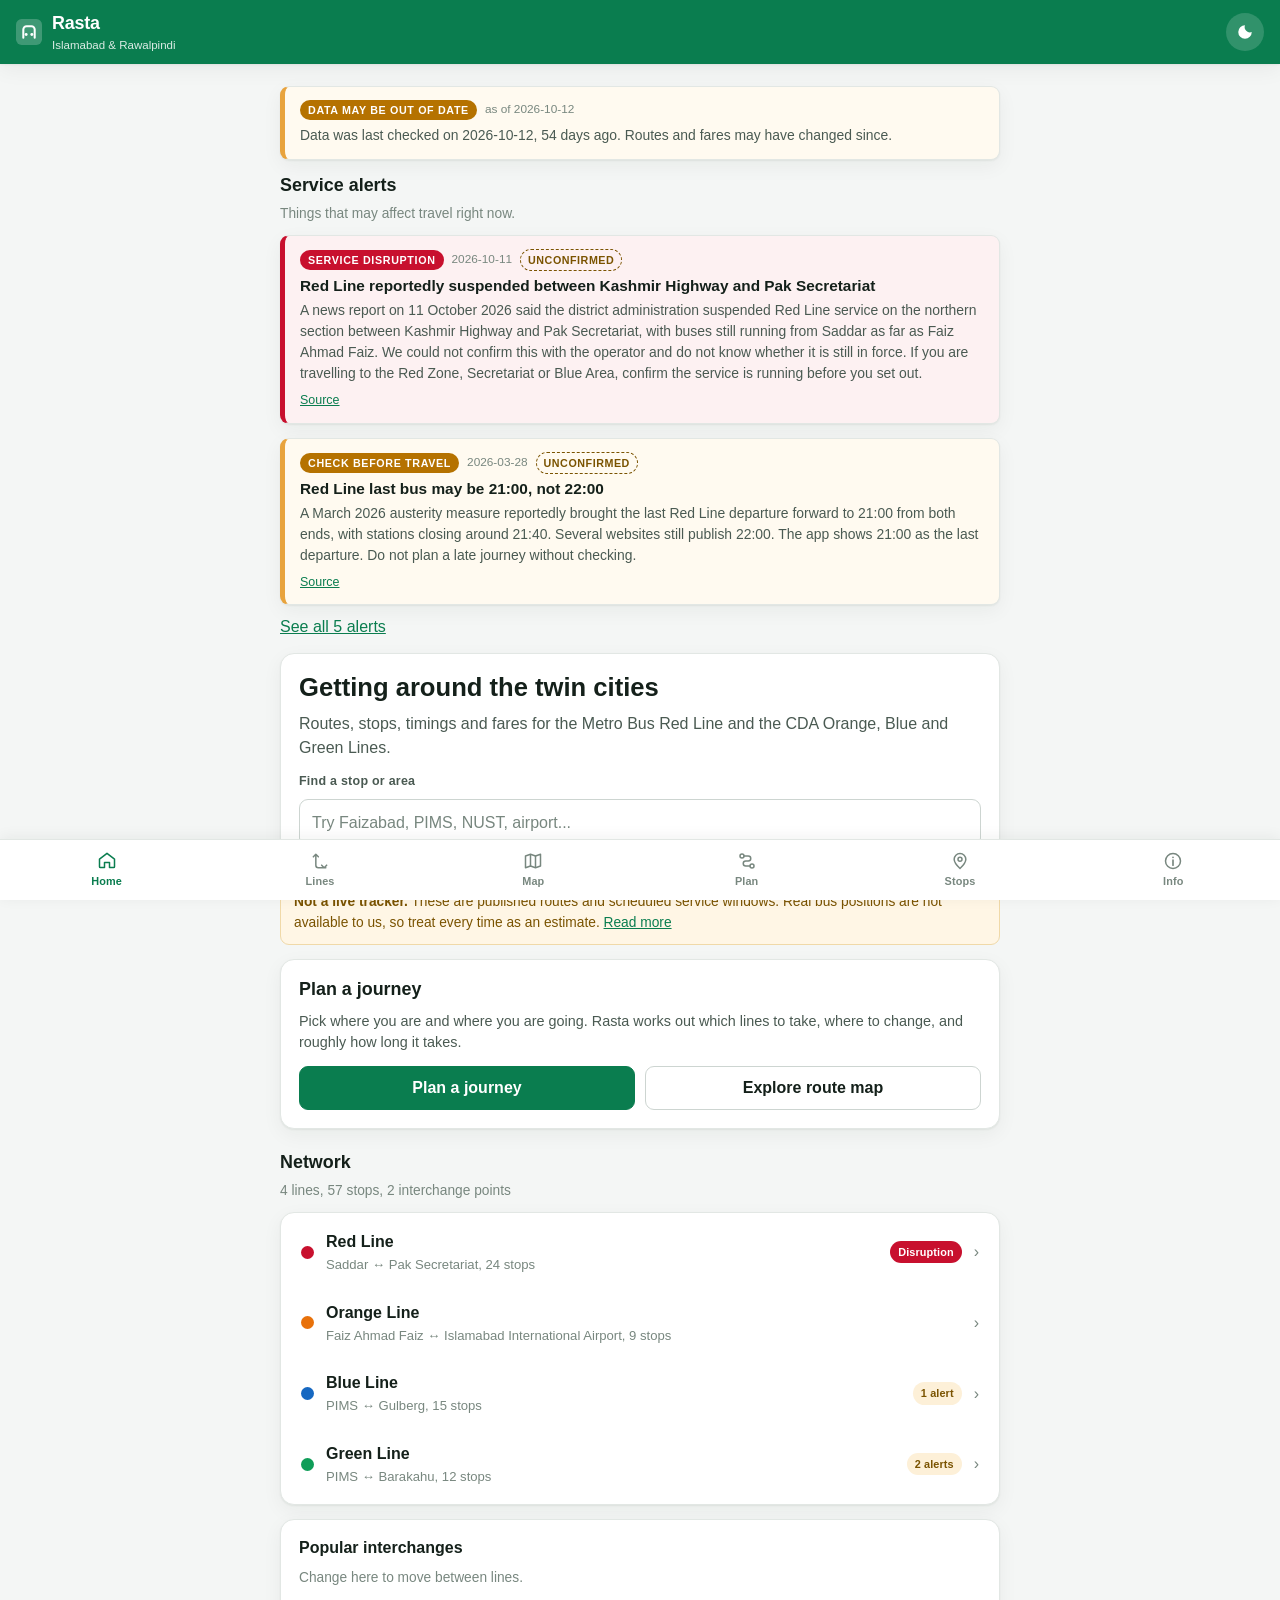
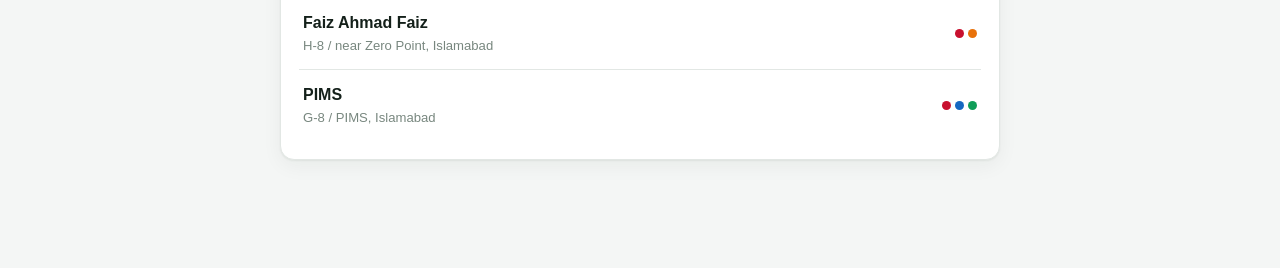
<file: index.html>
<!DOCTYPE html>
<html lang="en">
<head>
<meta charset="utf-8">
<meta name="viewport" content="width=device-width, initial-scale=1, viewport-fit=cover">
<meta name="theme-color" content="#0a7d4f">
<title>Rasta | Islamabad &amp; Rawalpindi bus routes</title>
<meta name="description" content="Routes, stops, timings and fares for the Islamabad and Rawalpindi Metro Bus, Green Line, Blue Line and Orange Line.">
<link rel="manifest" href="manifest.webmanifest">
<link rel="icon" href="data:image/svg+xml,%3Csvg xmlns='http://www.w3.org/2000/svg' viewBox='0 0 32 32'%3E%3Crect width='32' height='32' rx='7' fill='%230a7d4f'/%3E%3Cpath d='M9 23V13a4 4 0 0 1 4-4h6a4 4 0 0 1 4 4v10' stroke='white' stroke-width='2.5' fill='none' stroke-linecap='round'/%3E%3Ccircle cx='12.5' cy='19' r='1.8' fill='white'/%3E%3Ccircle cx='19.5' cy='19' r='1.8' fill='white'/%3E%3C/svg%3E">
<link rel="stylesheet" href="styles.css">
</head>
<body>

<a class="skip-link" href="#main">Skip to content</a>

<header class="topbar">
  <a class="brand" href="#/">
    <span class="brand-mark" aria-hidden="true">
      <svg viewBox="0 0 32 32" width="26" height="26"><rect width="32" height="32" rx="7" fill="currentColor"/><path d="M9 23V13a4 4 0 0 1 4-4h6a4 4 0 0 1 4 4v10" stroke="#fff" stroke-width="2.5" fill="none" stroke-linecap="round"/><circle cx="12.5" cy="19" r="1.8" fill="#fff"/><circle cx="19.5" cy="19" r="1.8" fill="#fff"/></svg>
    </span>
    <span class="brand-text">
      <strong>Rasta</strong>
      <small>Islamabad &amp; Rawalpindi</small>
    </span>
  </a>
  <button class="icon-btn" id="themeToggle" type="button" aria-label="Switch between light and dark theme" title="Switch theme">
    <svg viewBox="0 0 24 24" width="18" height="18" aria-hidden="true" focusable="false">
      <path d="M12 3a9 9 0 1 0 9 9 7 7 0 0 1-9-9z" fill="currentColor"/>
    </svg>
  </button>
</header>

<main id="main" class="main" tabindex="-1"></main>

<nav class="tabbar" aria-label="Main">
  <a href="#/" data-tab="home">
    <svg class="tab-ico" viewBox="0 0 24 24" aria-hidden="true" focusable="false"><path d="M3 11l9-7 9 7v9a1 1 0 0 1-1 1h-5v-6H9v6H4a1 1 0 0 1-1-1z" fill="none" stroke="currentColor" stroke-width="1.8" stroke-linejoin="round"/></svg>
    <span>Home</span>
  </a>
  <a href="#/routes" data-tab="routes">
    <svg class="tab-ico" viewBox="0 0 24 24" aria-hidden="true" focusable="false"><path d="M7 4v13a3 3 0 0 0 3 3h9M7 4L4 7m3-3l3 3M17 20l3-3m-3 3l-3-3" fill="none" stroke="currentColor" stroke-width="1.8" stroke-linecap="round" stroke-linejoin="round"/></svg>
    <span>Lines</span>
  </a>
  <a href="#/map" data-tab="map">
    <svg class="tab-ico" viewBox="0 0 24 24" aria-hidden="true" focusable="false"><path d="M9 4 3 6v14l6-2 6 2 6-2V4l-6 2z" fill="none" stroke="currentColor" stroke-width="1.8" stroke-linejoin="round"/><path d="M9 4v14M15 6v14" fill="none" stroke="currentColor" stroke-width="1.8"/></svg>
    <span>Map</span>
  </a>
  <a href="#/plan" data-tab="plan">
    <svg class="tab-ico" viewBox="0 0 24 24" aria-hidden="true" focusable="false"><circle cx="6" cy="6" r="2.4" fill="none" stroke="currentColor" stroke-width="1.8"/><circle cx="18" cy="18" r="2.4" fill="none" stroke="currentColor" stroke-width="1.8"/><path d="M8.4 6h5.1a3 3 0 0 1 0 6h-3a3 3 0 0 0 0 6h5.1" fill="none" stroke="currentColor" stroke-width="1.8" stroke-linecap="round"/></svg>
    <span>Plan</span>
  </a>
  <a href="#/stops" data-tab="stops">
    <svg class="tab-ico" viewBox="0 0 24 24" aria-hidden="true" focusable="false"><path d="M12 21s7-6.3 7-11a7 7 0 1 0-14 0c0 4.7 7 11 7 11z" fill="none" stroke="currentColor" stroke-width="1.8" stroke-linejoin="round"/><circle cx="12" cy="10" r="2.4" fill="none" stroke="currentColor" stroke-width="1.8"/></svg>
    <span>Stops</span>
  </a>
  <a href="#/info" data-tab="info">
    <svg class="tab-ico" viewBox="0 0 24 24" aria-hidden="true" focusable="false"><circle cx="12" cy="12" r="9" fill="none" stroke="currentColor" stroke-width="1.8"/><path d="M12 11v6M12 7.6v.2" fill="none" stroke="currentColor" stroke-width="2" stroke-linecap="round"/></svg>
    <span>Info</span>
  </a>
</nav>

<noscript>
  <div class="notice notice-warn" style="margin:16px">
    Rasta needs JavaScript to look up routes and plan journeys. Please enable it and reload.
  </div>
</noscript>

<script src="data/transit-data.js"></script>
<script src="data/rasta.js"></script>
<script src="app.js"></script>
<script>
/* ---------------------------------------------------------------------------
 * Load guard.
 *
 * If the dataset fails to load, the app cannot render anything and the page is
 * simply blank. That is exactly what happened once: data/transit-data.js was
 * missing from a deployment and the live site showed no buses and no routes,
 * with the real reason buried in the browser console where nobody would look.
 *
 * An app that renders nothing looks "empty" rather than "broken". Say so.
 * ------------------------------------------------------------------------- */
(function () {
  if (window.RASTA_DATA && window.Rasta) return;

  var main = document.getElementById('main');
  if (!main) return;

  var missing = [];
  if (!window.RASTA_DATA) missing.push('data/transit-data.js');
  if (!window.Rasta) missing.push('data/rasta.js');

  /* Self-heal. The service worker caches the app shell, so a shell that was
   * cached while the deployment was broken will keep being served from cache
   * long after the server is fixed. Rather than leaving the user stuck, drop
   * every cache and unregister the worker, then offer one reload. */
  var healed = false;
  function recover() {
    if (healed) return;
    healed = true;
    var jobs = [];
    if (window.caches) {
      jobs.push(caches.keys().then(function (keys) {
        return Promise.all(keys.map(function (k) { return caches.delete(k); }));
      }));
    }
    if (navigator.serviceWorker) {
      jobs.push(navigator.serviceWorker.getRegistrations().then(function (regs) {
        return Promise.all(regs.map(function (r) { return r.unregister(); }));
      }));
    }
    return Promise.all(jobs);
  }

  main.innerHTML =
    '<div class="card">' +
      '<h1>Rasta could not start</h1>' +
      '<div class="notice notice-warn" style="margin-bottom:12px">' +
        '<strong>Missing file' + (missing.length > 1 ? 's' : '') + ':</strong> ' +
        missing.join(', ') +
      '</div>' +
      '<p style="color:var(--ink-2)">The app needs its dataset before it can show routes, ' +
      'stops or journey plans. This usually means a deployment did not include the ' +
      '<code>data/</code> folder, or a file was renamed.</p>' +
      '<p style="color:var(--ink-2);font-size:.88rem">If you have visited this page before, ' +
      'your browser may be showing a cached copy of a broken version. ' +
      '<button class="btn btn-sm" id="rastaRecover" type="button">Clear cached copy and reload</button>' +
      '</p>' +
    '</div>';

  var btn = document.getElementById('rastaRecover');
  if (btn) {
    btn.addEventListener('click', function () {
      btn.disabled = true;
      btn.textContent = 'Clearing...';
      recover().then(function () { location.reload(true); },
                     function () { location.reload(true); });
    });
  }
})();
</script>
</body>
</html>
</file>
<file: styles.css>
/* ============================================================================
 * Rasta | stylesheet
 * Mobile-first. No preprocessor, no framework, no external fonts.
 * ==========================================================================*/

:root {
  --brand: #0a7d4f;
  --brand-ink: #ffffff;
  --brand-soft: #e6f4ec;

  --bg: #f4f6f5;
  --card: #ffffff;
  --card-2: #fafbfa;
  --ink: #14201a;
  --ink-2: #4a5a52;
  --muted: #78877f;
  --line: #e2e7e4;
  --line-strong: #cdd5d1;

  --warn-bg: #fff6e5;
  --warn-line: #f0d9a8;
  --warn-ink: #7a5300;

  --alert-high-bg: #fdf1f2;
  --alert-med-bg: #fffaf0;

  --radius: 14px;
  --radius-sm: 9px;
  --shadow: 0 1px 2px rgba(16, 32, 24, .06), 0 6px 20px rgba(16, 32, 24, .05);
  --shadow-lg: 0 4px 10px rgba(16, 32, 24, .08), 0 16px 40px rgba(16, 32, 24, .10);

  --tabbar-h: 60px;
  --safe-b: env(safe-area-inset-bottom, 0px);
  --safe-t: env(safe-area-inset-top, 0px);
}

html[data-theme="dark"] {
  --brand: #2fbc7e;
  --brand-ink: #06231a;
  --brand-soft: #10301f;

  --bg: #0e1512;
  --card: #16211c;
  --card-2: #1b2823;
  --ink: #eaf2ee;
  --ink-2: #b3c2ba;
  --muted: #869790;
  --line: #26332d;
  --line-strong: #35463e;

  --warn-bg: #2c2413;
  --warn-line: #55431d;
  --warn-ink: #f0cd83;

  --alert-high-bg: #2a1618;
  --alert-med-bg: #26200f;

  --shadow: 0 1px 2px rgba(0, 0, 0, .3), 0 6px 20px rgba(0, 0, 0, .25);
  --shadow-lg: 0 4px 10px rgba(0, 0, 0, .35), 0 16px 40px rgba(0, 0, 0, .35);
}

*, *::before, *::after { box-sizing: border-box; }

html { -webkit-text-size-adjust: 100%; }

body {
  margin: 0;
  background: var(--bg);
  color: var(--ink);
  font-family: -apple-system, BlinkMacSystemFont, "Segoe UI", Roboto, "Helvetica Neue", Arial, sans-serif;
  font-size: 16px;
  line-height: 1.5;
  -webkit-font-smoothing: antialiased;
  overflow-wrap: break-word;
}

h1, h2, h3, h4 { line-height: 1.25; margin: 0 0 .5rem; font-weight: 650; }
h1 { font-size: 1.4rem; }
h2 { font-size: 1.12rem; }
h3 { font-size: 1rem; }
p { margin: 0 0 .75rem; }
a { color: var(--brand); }

.skip-link {
  position: absolute; left: -9999px; top: 0; z-index: 999;
  background: var(--brand); color: var(--brand-ink);
  padding: 10px 16px; border-radius: 0 0 var(--radius-sm) 0;
}
.skip-link:focus { left: 0; }

/* --------------------------------------------------------------- top bar */

.topbar {
  position: sticky; top: 0; z-index: 40;
  display: flex; align-items: center; gap: 12px;
  padding: calc(10px + var(--safe-t)) 16px 10px;
  background: var(--brand);
  color: var(--brand-ink);
  box-shadow: var(--shadow);
}

.brand { display: flex; align-items: center; gap: 10px; color: inherit; text-decoration: none; flex: 1; min-width: 0; }
.brand-mark { color: rgba(255, 255, 255, .22); display: flex; }
html[data-theme="dark"] .brand-mark { color: rgba(0, 0, 0, .25); }
.brand-mark svg { display: block; }
.brand-text { display: flex; flex-direction: column; min-width: 0; }
.brand-text strong { font-size: 1.12rem; letter-spacing: -.01em; }
.brand-text small { font-size: .72rem; opacity: .85; white-space: nowrap; overflow: hidden; text-overflow: ellipsis; }

.icon-btn {
  appearance: none; border: 0; cursor: pointer;
  background: rgba(255, 255, 255, .16);
  color: inherit;
  width: 38px; height: 38px; border-radius: 50%;
  font-size: 1.05rem; line-height: 1;
  display: grid; place-items: center;
  flex: none;
}
.icon-btn:hover { background: rgba(255, 255, 255, .28); }
html[data-theme="dark"] .icon-btn { background: rgba(0, 0, 0, .18); }
html[data-theme="dark"] .icon-btn:hover { background: rgba(0, 0, 0, .3); }

/* ---------------------------------------------------------------- layout */

.main {
  max-width: 760px;
  margin: 0 auto;
  padding: 16px 16px calc(var(--tabbar-h) + var(--safe-b) + 28px);
  outline: none;
}

.card {
  background: var(--card);
  border: 1px solid var(--line);
  border-radius: var(--radius);
  padding: 16px;
  margin: 0 0 14px;
  box-shadow: var(--shadow);
}
.card > :last-child { margin-bottom: 0; }
.card-title { display: flex; align-items: center; justify-content: space-between; gap: 10px; margin-bottom: 10px; }
.card-title h2, .card-title h3 { margin: 0; }

.section-head { margin: 22px 0 10px; }
.section-head:first-child { margin-top: 4px; }
.section-head p { color: var(--muted); font-size: .86rem; margin: 2px 0 0; }

.row { display: flex; align-items: center; gap: 10px; }
.row-between { display: flex; align-items: center; justify-content: space-between; gap: 10px; }
.wrap { flex-wrap: wrap; }
.spacer { flex: 1; }
.stack > * + * { margin-top: 10px; }

/* --------------------------------------------------------------- tab bar */

.tabbar {
  position: fixed; left: 0; right: 0; bottom: 0; z-index: 50;
  display: flex; flex-flow: row nowrap;
  background: var(--card);
  border-top: 1px solid var(--line);
  padding-bottom: var(--safe-b);
  box-shadow: 0 -2px 14px rgba(16, 32, 24, .06);
}
.tabbar a {
  display: flex; flex-direction: column; align-items: center; justify-content: center;
  flex: 1 1 0; min-width: 0;
  gap: 2px; height: var(--tabbar-h);
  text-decoration: none; color: var(--muted);
  font-size: .68rem; font-weight: 600; letter-spacing: .01em;
}
.tabbar a .tab-ico { width: 20px; height: 20px; display: block; }
.tabbar a[aria-current="page"] { color: var(--brand); }
.tabbar a[aria-current="page"] .tab-ico { transform: translateY(-1px); }
.tabbar a:focus-visible { outline: 2px solid var(--brand); outline-offset: -3px; }

/* -------------------------------------------------------------- route map */
.network-map { overflow: hidden; padding: 0; }
.network-map svg { display: block; width: 100%; height: auto; min-height: 300px; background: var(--card-2); touch-action: pan-x pan-y; }
.map-line { fill: none; stroke-width: 5; stroke-linecap: round; stroke-linejoin: round; opacity: .8; }
.map-stop { cursor: pointer; }
.map-stop circle { fill: var(--card); stroke: var(--brand); stroke-width: 2.5; }
.map-stop:hover circle, .map-stop:focus circle { fill: var(--brand-soft); stroke-width: 4; }
.map-stop text { fill: var(--ink); font: 11px -apple-system, BlinkMacSystemFont, "Segoe UI", sans-serif; paint-order: stroke; stroke: var(--card); stroke-width: 3px; stroke-linejoin: round; }
.map-user { fill: #1769e0; stroke: white; stroke-width: 3; }
.map-controls { display: flex; flex-wrap: wrap; gap: 8px; align-items: center; }
.map-controls select { flex: 1; min-width: 190px; }
.map-legend { display: flex; flex-wrap: wrap; gap: 10px 16px; font-size: .82rem; color: var(--ink-2); }

/* ------------------------------------------------------------ line pills */

.pill {
  display: inline-flex; align-items: center; gap: 6px;
  padding: 4px 10px; border-radius: 999px;
  font-size: .76rem; font-weight: 650; letter-spacing: .01em;
  white-space: nowrap;
}
.pill-line { color: #fff; }
.pill-soft { background: var(--brand-soft); color: var(--brand); }
.pill-muted { background: var(--card-2); color: var(--ink-2); border: 1px solid var(--line); }

.dot { width: 9px; height: 9px; border-radius: 50%; display: inline-block; flex: none; }
.dot-lg { width: 13px; height: 13px; }

/* -------------------------------------------------------------- buttons */

.btn {
  appearance: none; cursor: pointer; font: inherit; font-weight: 600;
  border: 1px solid var(--line-strong);
  background: var(--card); color: var(--ink);
  padding: 9px 14px; border-radius: var(--radius-sm);
}
.btn:hover { border-color: var(--muted); }
.btn-primary { background: var(--brand); border-color: var(--brand); color: var(--brand-ink); }
.btn-primary:hover { filter: brightness(1.06); }
.btn-sm { padding: 6px 10px; font-size: .82rem; }
.btn-block { width: 100%; }
.btn:focus-visible, a:focus-visible, input:focus-visible, select:focus-visible, [tabindex]:focus-visible {
  outline: 2px solid var(--brand); outline-offset: 2px;
}

.swap-btn { flex: none; }

/* --------------------------------------------------------------- inputs */

label.field { display: block; margin-bottom: 12px; }
label.field > span.lbl {
  display: block; font-size: .78rem; font-weight: 650; color: var(--ink-2);
  margin-bottom: 5px; letter-spacing: .02em;
}
input[type="text"], input[type="search"], select {
  width: 100%; font: inherit; color: var(--ink);
  background: var(--card); border: 1px solid var(--line-strong);
  border-radius: var(--radius-sm); padding: 11px 12px;
  min-height: 44px;
}
input::placeholder { color: var(--muted); }
input[type="search"] { -webkit-appearance: none; }

.search-wrap { position: relative; }
.search-wrap input { padding-right: 40px; }
.search-clear {
  position: absolute; right: 6px; top: 50%; transform: translateY(-50%);
  border: 0; background: transparent; color: var(--muted);
  font-size: 1.1rem; cursor: pointer; width: 32px; height: 32px; border-radius: 50%;
}
.search-clear:hover { background: var(--card-2); color: var(--ink); }

/* ----------------------------------------------------------- list items */

.list { list-style: none; margin: 0; padding: 0; }
.list > li + li { border-top: 1px solid var(--line); }

.list-link {
  display: flex; align-items: center; gap: 12px;
  padding: 13px 4px; text-decoration: none; color: inherit;
}
.list-link:hover { background: var(--card-2); }
.list-link .grow { flex: 1; min-width: 0; }
.list-link .ttl { font-weight: 600; display: block; }
.list-link .sub { font-size: .82rem; color: var(--muted); display: block; margin-top: 1px; }
.list-link .chev { color: var(--muted); flex: none; }

.empty {
  text-align: center; color: var(--muted); padding: 26px 12px; font-size: .92rem;
}

/* ------------------------------------------------------------ stop route */

/* The vertical stop sequence on a route detail page. */
.stopline { list-style: none; margin: 0; padding: 0; }
.stopline li { position: relative; padding: 0 0 0 34px; }
.stopline li::before {
  content: ""; position: absolute; left: 10px; top: 0; bottom: 0;
  width: 4px; background: var(--rail, var(--brand)); opacity: .32;
  border-radius: 2px;
}
.stopline li:first-child::before { top: 18px; }
.stopline li:last-child::before { bottom: calc(100% - 18px); }
.stopline li:only-child::before { display: none; }

.stopline a, .stopline .stopline-row {
  display: flex; align-items: center; gap: 10px;
  padding: 9px 0; text-decoration: none; color: inherit; min-height: 40px;
}
.stopline a:hover .nm { color: var(--brand); }
.stopline .nm { font-weight: 550; }
.stopline a::before, .stopline .stopline-row::before {
  content: ""; position: absolute; left: 5px; top: 50%; transform: translateY(-50%);
  width: 14px; height: 14px; border-radius: 50%;
  background: var(--card); border: 3.5px solid var(--rail, var(--brand));
  box-sizing: border-box; z-index: 1;
}
.stopline li.is-end a::before, .stopline li.is-end .stopline-row::before {
  background: var(--rail, var(--brand)); width: 16px; height: 16px; left: 4px;
  border-width: 3px;
}
.stopline li.is-interchange a::before, .stopline li.is-interchange .stopline-row::before {
  box-shadow: 0 0 0 3px var(--card), 0 0 0 5.5px var(--rail, var(--brand));
  width: 12px; height: 12px; left: 6px;
}
.stopline .seq { font-size: .74rem; color: var(--muted); font-variant-numeric: tabular-nums; flex: none; min-width: 1.7em; }
.stopline .meta { font-size: .78rem; color: var(--muted); margin-left: auto; text-align: right; flex: none; }

/* ------------------------------------------------------------- journey */

.journey-leg {
  border-left: 4px solid var(--leg, var(--brand));
  background: var(--card-2);
  border-radius: 0 var(--radius-sm) var(--radius-sm) 0;
  padding: 12px 14px;
  margin: 0 0 10px;
}
.leg-head { display: flex; align-items: center; gap: 8px; flex-wrap: wrap; margin-bottom: 6px; }
.leg-route { font-size: .9rem; color: var(--ink-2); }
.leg-route strong { color: var(--ink); }
.leg-stats { display: flex; gap: 14px; flex-wrap: wrap; font-size: .84rem; color: var(--muted); margin-top: 6px; }
.leg-stats b { color: var(--ink); font-weight: 650; }

.transfer-note {
  display: flex; align-items: center; gap: 8px;
  font-size: .82rem; color: var(--warn-ink);
  background: var(--warn-bg); border: 1px solid var(--warn-line);
  border-radius: var(--radius-sm); padding: 8px 11px; margin: 0 0 10px;
}

.big-stat { display: flex; gap: 22px; flex-wrap: wrap; }
.big-stat div { display: flex; flex-direction: column; }
.big-stat .v { font-size: 1.25rem; font-weight: 700; font-variant-numeric: tabular-nums; }
.big-stat .k { font-size: .74rem; color: var(--muted); text-transform: uppercase; letter-spacing: .04em; }

/* -------------------------------------------------------------- notices */

.notice {
  border-radius: var(--radius-sm);
  padding: 11px 13px;
  font-size: .86rem;
  border: 1px solid var(--line-strong);
  background: var(--card-2);
  color: var(--ink-2);
}
.notice-warn { background: var(--warn-bg); border-color: var(--warn-line); color: var(--warn-ink); }
.notice p:last-child { margin-bottom: 0; }
.notice strong { color: inherit; }

/* ---------------------------------------------------------- service alerts */

.alert {
  border: 1px solid var(--line);
  border-left: 5px solid var(--muted);
  border-radius: var(--radius-sm);
  background: var(--card);
  padding: 13px 15px;
  margin: 0 0 14px;
  box-shadow: var(--shadow);
  /* Long single words (stop names, source URLs) must not force the page wider
     than the viewport on a narrow phone. */
  max-width: 100%;
  overflow-wrap: anywhere;
}
.alert-high { border-left-color: #c8102e; background: var(--alert-high-bg); }
.alert-medium { border-left-color: #e8a33d; background: var(--alert-med-bg); }
.alert-low { border-left-color: var(--muted); }

.alert-head { display: flex; align-items: center; gap: 8px; flex-wrap: wrap; margin-bottom: 5px; }

.alert-tag {
  font-size: .67rem; font-weight: 750; text-transform: uppercase; letter-spacing: .06em;
  padding: 2px 8px; border-radius: 999px;
  background: var(--muted); color: var(--card);
}
.alert-high .alert-tag { background: #c8102e; color: #fff; }
.alert-medium .alert-tag { background: #b57200; color: #fff; }

.alert-date { font-size: .74rem; color: var(--muted); font-variant-numeric: tabular-nums; }

.alert-unconf {
  font-size: .67rem; font-weight: 700; text-transform: uppercase; letter-spacing: .05em;
  padding: 2px 7px; border-radius: 999px;
  border: 1px dashed currentColor; color: var(--warn-ink);
}

.alert-title { font-size: .96rem; margin: 0 0 5px; }
.alert-body { font-size: .87rem; color: var(--ink-2); margin: 0; }
.alert-src { font-size: .78rem; margin: 7px 0 0; }

.alert-pill {
  font-size: .68rem; font-weight: 700; padding: 3px 8px; border-radius: 999px;
  white-space: nowrap; flex: none;
}
.alert-pill-high { background: #c8102e; color: #fff; }
.alert-pill-medium { background: #fdf0d8; color: #7a5300; }
html[data-theme="dark"] .alert-pill-medium { background: #3a2e14; color: #f0cd83; }
.alert-pill-low { background: var(--card-2); color: var(--ink-2); border: 1px solid var(--line); }

.kv { list-style: none; margin: 0; padding: 0; font-size: .9rem; }
.kv li { display: flex; gap: 12px; padding: 7px 0; border-bottom: 1px solid var(--line); }
.kv li:last-child { border-bottom: 0; }
.kv .k { color: var(--muted); flex: 0 0 42%; }
.kv .v { flex: 1; font-weight: 550; }

.src-list { list-style: none; margin: 0; padding: 0; font-size: .84rem; }
.src-list li { padding: 7px 0; border-bottom: 1px solid var(--line); }
.src-list li:last-child { border-bottom: 0; }
.src-list a { word-break: break-word; }

.badge-conf {
  font-size: .68rem; font-weight: 700; text-transform: uppercase; letter-spacing: .05em;
  padding: 2px 7px; border-radius: 999px; border: 1px solid currentColor;
}
.conf-high { color: #0a7d4f; }
.conf-medium { color: #a86b00; }
.conf-low { color: #b3261e; }
html[data-theme="dark"] .conf-high { color: #4fd39a; }
html[data-theme="dark"] .conf-medium { color: #e0a83c; }
html[data-theme="dark"] .conf-low { color: #f2857a; }

/* -------------------------------------------------------------- desktop */

@media (min-width: 720px) {
  h1 { font-size: 1.6rem; }
  .main { padding: 22px 20px calc(var(--tabbar-h) + var(--safe-b) + 34px); }
  .card { padding: 18px; }
}

@media (prefers-reduced-motion: reduce) {
  * { animation-duration: .01ms !important; transition-duration: .01ms !important; }
}

@media print {
  .topbar, .tabbar, .btn, .search-clear { display: none !important; }
  .main { padding: 0; max-width: none; }
  .card { box-shadow: none; border-color: #ccc; break-inside: avoid; }
}
</file>
